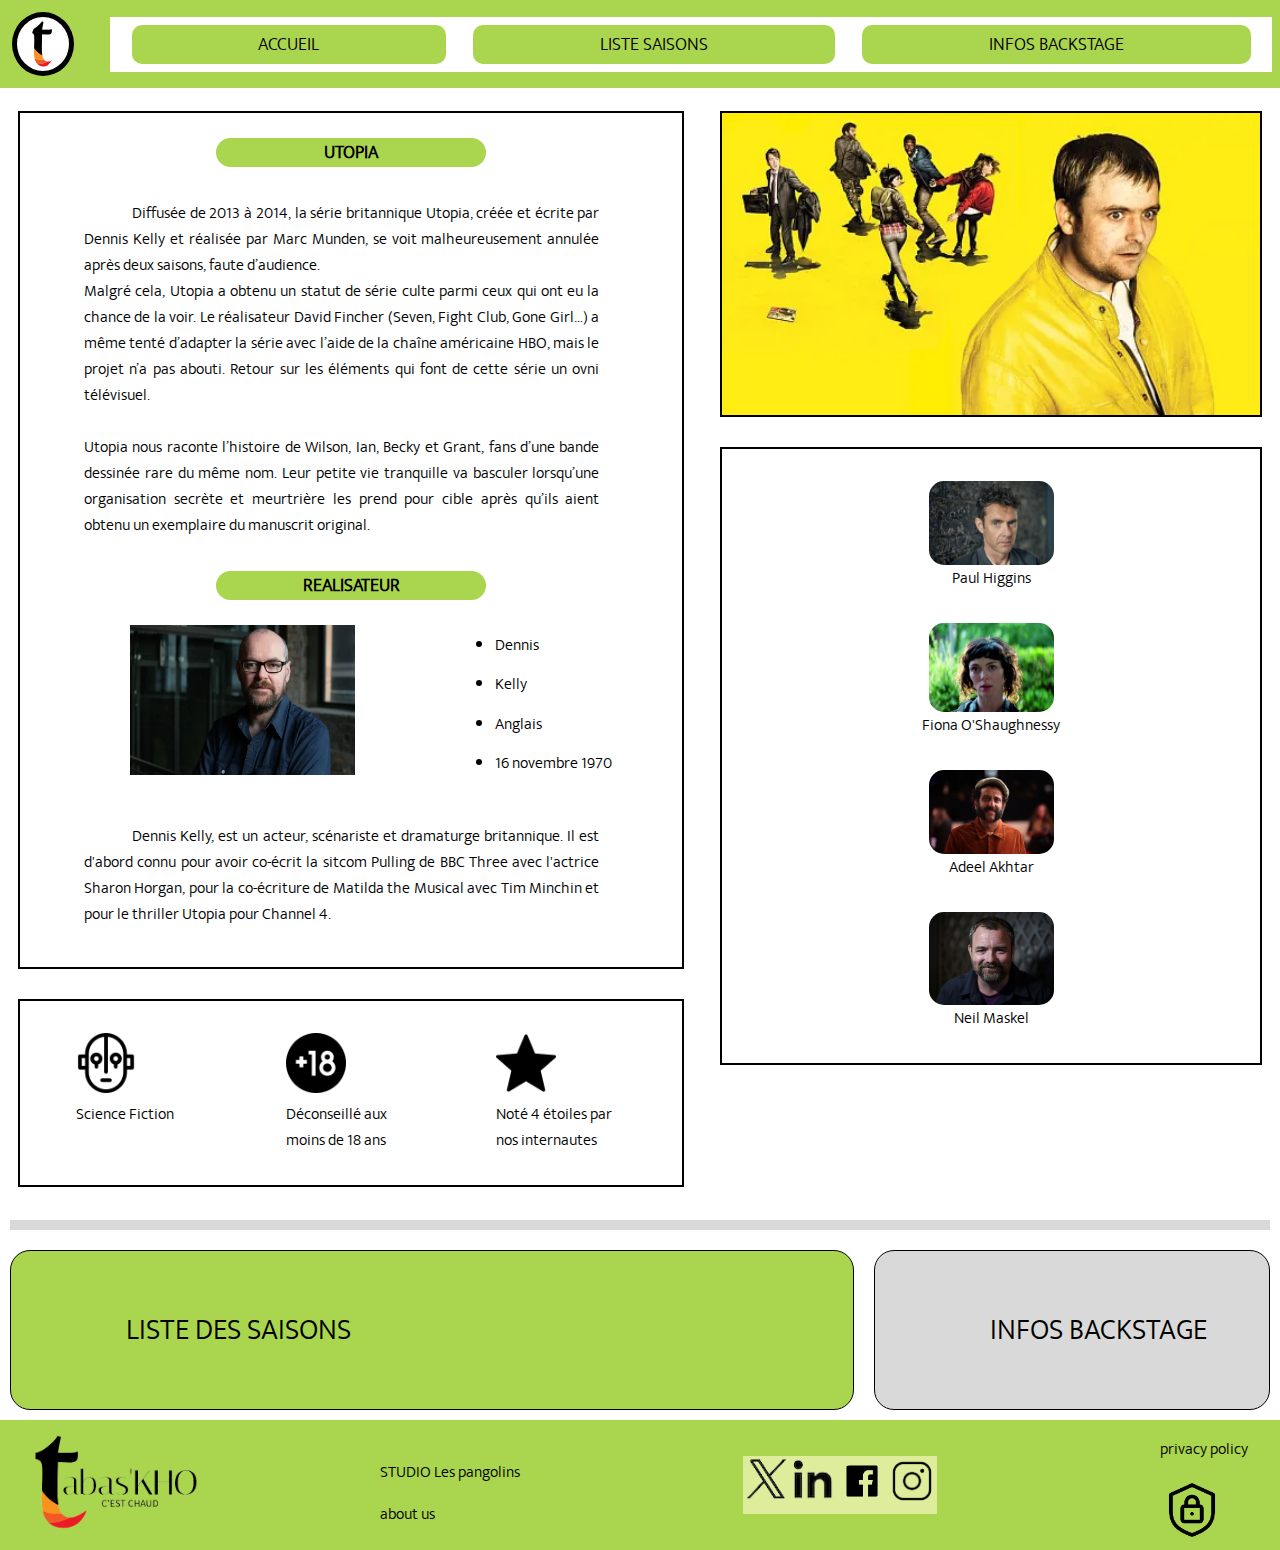
<file: PORTFOLIO BUT INFO 1/Compétence 5 Conduire un projet/C22_site final/index.html>
<!DOCTYPE html>
<html xmlns="http://www.w3.org/1999/xhtml" xml:lang="fr" lang="fr">
	<head>
		<meta charset="utf-8" >
		<title>Tabas'KHO</title>
		<meta name="description" content="">
		<meta name="keywords" content="">
		<meta name="author" content="Brieuc, Gouret">
		<link rel="stylesheet" type="text/css" href="style.css">
	</head>
	<body>
        <header>
            <div class="hamburger-menu">
                    <input id="menu__toggle" type="checkbox" />
                    <label class="menu__btn" for="menu__toggle">
                      <span></span>
                    </label>
                    <ul class="menu__box">
                            <div class="green-square">
                                    <img src="Images/logo-grand.png" alt="Votre image" />
                            </div>
                            <li><a class="menu__item" href="index.html">ACCUEIL</a></li>
                            <li><a class="menu__item" href="saisons.html">DIFFERENTES SAISONS</a></li>
                            <li><a class="menu__item" href="page1nominoe.html">INFOS BACKSTAGE</a></li>
                            <li class="about-us">
                                    <button class="green-button">About Us</button>
                            </li>
                    </ul>
            </div>
            <img src="Images/logo_small.png" alt="logo">
            <nav>
                    <a href="index.html">ACCUEIL</a>
                    <a href="saisons.html">LISTE SAISONS</a>
                    <a href="page1nominoe.html">INFOS BACKSTAGE</a>
            </nav>
        </header>
		<main class="pageDeBrieuc" id="accueil">
            <div>
                <section class="premiereColonne">
                    <section class="sectionResume">
                        <article>
                            <h2>
                                UTOPIA
                            </h2>
                            <p>Diffusée de 2013 à 2014, la série britannique Utopia, créée et écrite par Dennis Kelly et réalisée par Marc Munden, se voit malheureusement annulée après deux saisons, faute d’audience. <br> Malgré cela, Utopia a obtenu un statut de série culte parmi ceux qui ont eu la chance de la voir. Le réalisateur David Fincher (Seven, Fight Club, Gone Girl…) a même tenté d’adapter la série avec l’aide de la chaîne américaine HBO, mais le projet n’a pas abouti. Retour sur les éléments qui font de cette série un ovni télévisuel. <br> <br>

                                Utopia nous raconte l’histoire de Wilson, Ian, Becky et Grant, fans d’une bande dessinée rare du même nom. Leur petite vie tranquille va basculer lorsqu’une organisation secrète et meurtrière les prend pour cible après qu’ils aient obtenu un exemplaire du manuscrit original.
                            </p>
                        </article>
                        <article>
                            <h2>
                                REALISATEUR
                            </h2>
                            <article>
                                <figure>
                                     <img src="Images/denniskelly.webp" width="225" height="150" alt="realisateur" >
                                </figure>
                                <ul>
                                    <li>Dennis</li>
                                    <li>Kelly</li>
                                    <li>Anglais</li>
                                    <li>16 novembre 1970</li>
                                </ul>
                            </article>
                            <p>Dennis Kelly, est un acteur, scénariste et dramaturge britannique. Il est d'abord connu pour avoir co-écrit la sitcom Pulling de BBC Three avec l'actrice Sharon Horgan, pour la co-écriture de Matilda the Musical avec Tim Minchin et pour le thriller Utopia pour Channel 4. </p>
                        </article>
                    </section>
                    <section class="sectionInfoSupp">
                            <figure>
                                <img src="Images/science-fiction.png" width="60" height="60">
                                <figcaption>
                                    Science Fiction
                                </figcaption>
                            </figure>
                            <figure>
                                <img src="Images/-18.png" width="60" height="60">
                                <figcaption>
                                    Déconseillé aux moins de 18 ans
                                </figcaption>
                            </figure>
                            <figure>
                                <img src="Images/star.png" width="60" height="60">
                                <figcaption>
                                    Noté 4 étoiles par nos internautes
                                </figcaption>
                            </figure>
                    </section>
                    <p class="bouton3"><a href="serie_detailee1.html">REGARDER UTOPIA</a></p>
                </section>
                <section class="deuxiemeColonne">
                    <article class="imageSerie">
                        <img  src="Images/utopia2.webp" alt="image de la serie">
                    </article>
                    <section class="sectionActeurs">
                            <figure>
                                <img src="Images/PaulHiggins.jpg" width="125" height="100">
                                <figcaption>Paul Higgins</figcaption>
                            </figure>
                            <figure>
                                <img src="Images/Fiona.png" width="125" height="100">
                                <figcaption>Fiona O'Shaughnessy</figcaption>
                            </figure>
                            <figure>
                                <img src="Images/AdeelAkhtar.webp" width="125" height="100">
                                <figcaption>Adeel Akhtar</figcaption>
                            </figure>
                            <figure>
                                <img src="Images/NeilMaskell.webp" width="125" height="100">
                                <figcaption>Neil Maskel</figcaption>
                            </figure>
                    </section>
                </section>
            </div>
            <hr>
            <aside>
                <p class="bouton1"><a href="saisons.html">LISTE DES SAISONS</a></p>
                <p  class="bouton2"><a href="page1nominoe.html">INFOS BACKSTAGE</a></p>
            </aside>
        </main>
		<footer>
            <img src="Images/logo-grand.png" alt="logo tabasco grand">
            <div>
                    <p>STUDIO Les pangolins</p>
                    <a href="https://www.youtube.com/watch?v=dQw4w9WgXcQ">about us</a>

            </div>
            
            <figure>
                <a href="https://twitter.com"><img src="Images/x.png" alt="logo x"></a>
                <a href="https://fr.linkedin.com"><img src="Images/in.png" alt="logo linkdin"></a>
                <a href="https://www.facebook.com"><img src="Images/face.png" alt="logo facebook"></a>
                <a href="https://www.google.com"><img src="Images/insta.png" alt="logo insta"></a>
            </figure>
            <div>
                    <p>privacy policy</p>
                    <img src="Images/index-removebg-preview.png" alt="logo privacy policy">
            </div>
    

    </footer>
    </body>
</html>
</file>
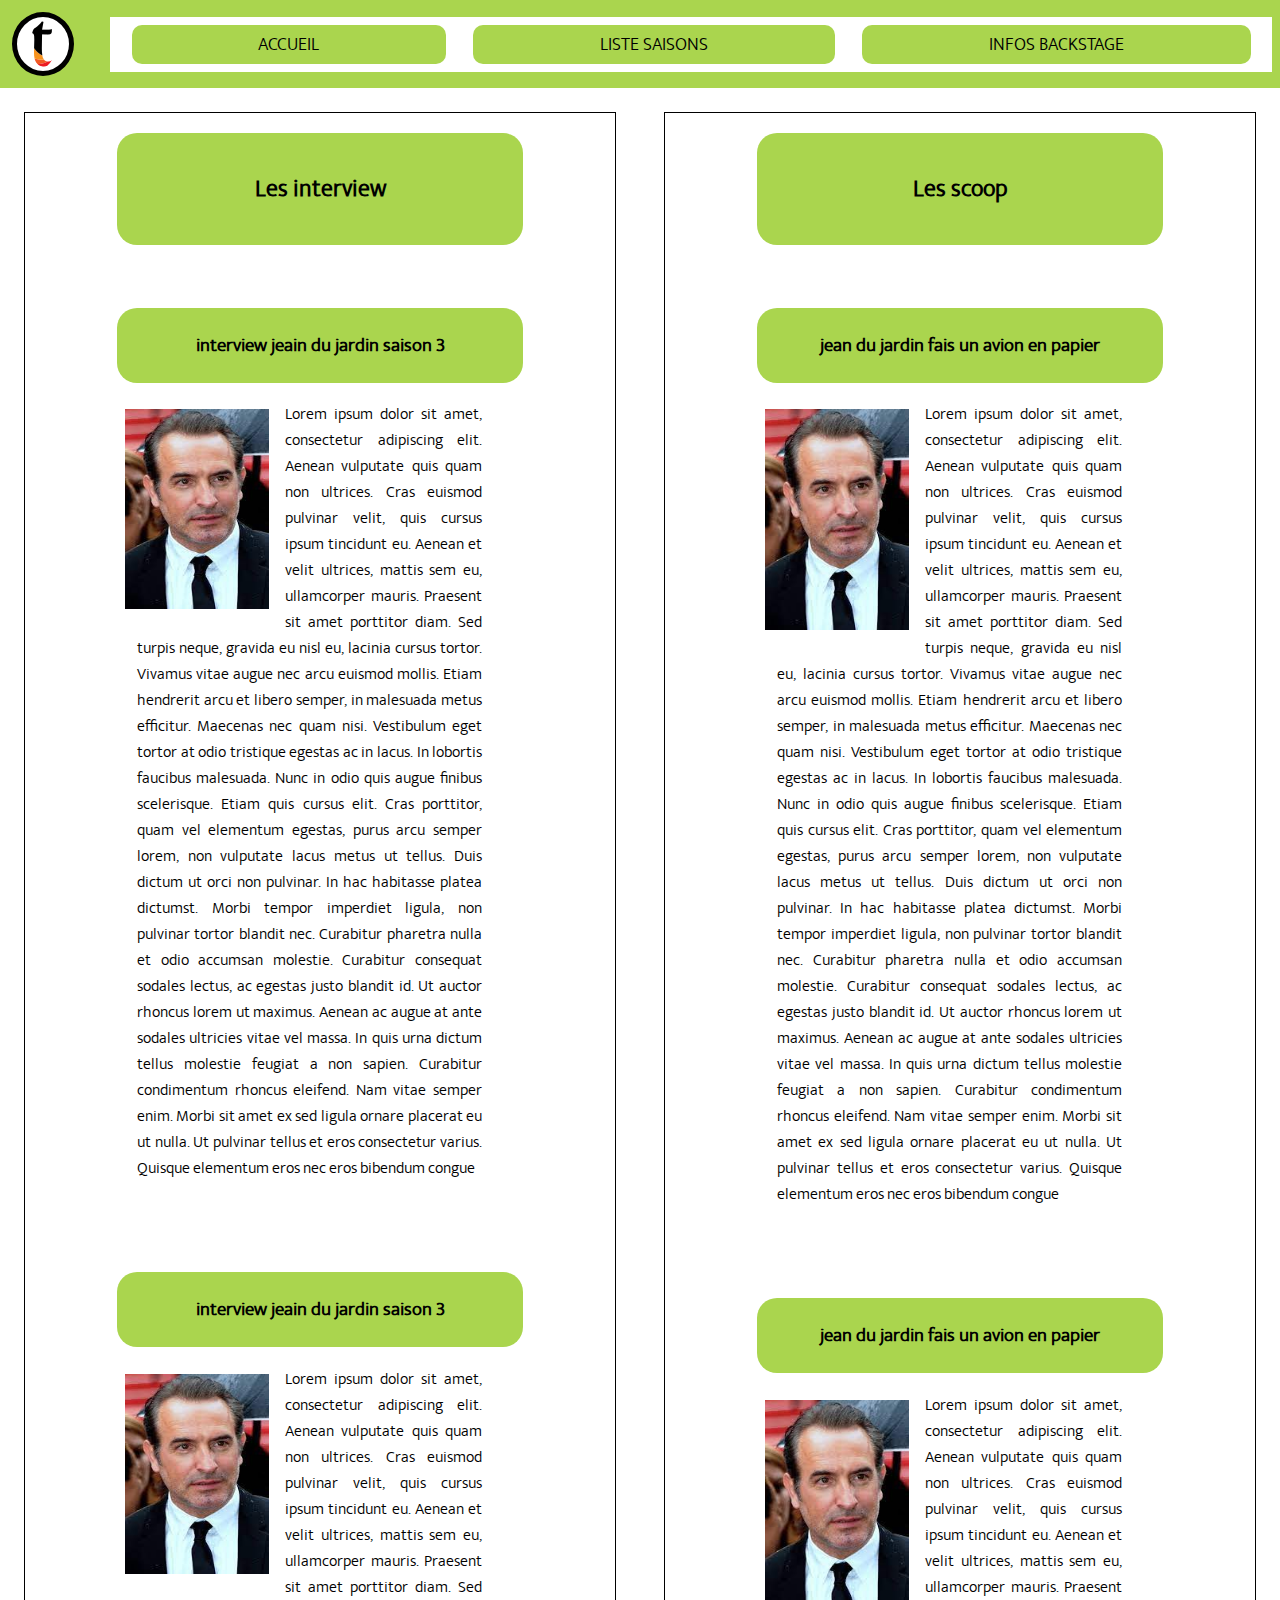
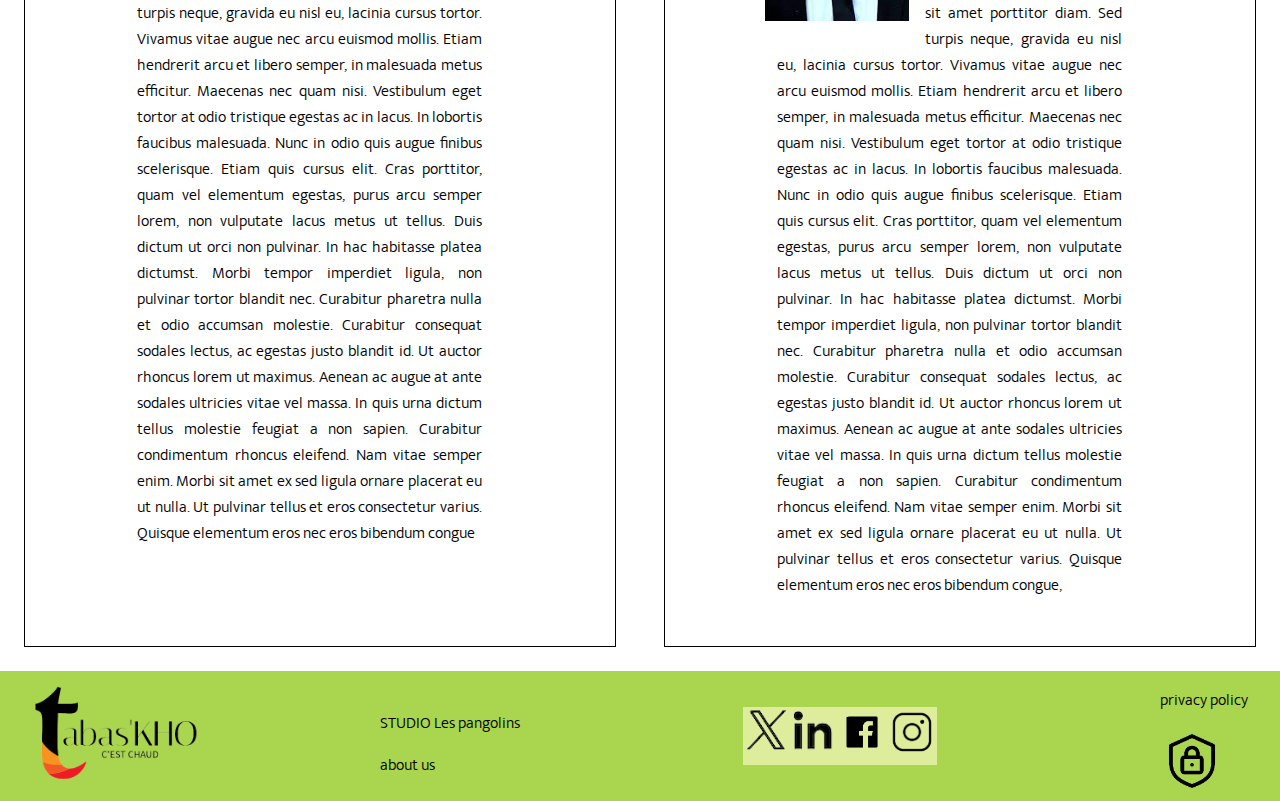
<file: PORTFOLIO BUT INFO 1/Compétence 5 Conduire un projet/C22_site final/page1nominoe.html>
<!DOCTYPE html>
<html xmlns="http://www.w3.org/1999/xhtml" xml:lang="fr" lang="fr">
  	<head>
                <meta charset="utf-8" />
                <title>info backstage</title>
                <link rel="stylesheet" href="style.css">
                <meta name="viewport" content="width=device-width, initial-scale=1.0">
	</head>
	<body>
        <header>
                <div class="hamburger-menu">
                        <input id="menu__toggle" type="checkbox" />
                        <label class="menu__btn" for="menu__toggle">
                          <span></span>
                        </label>
                        <ul class="menu__box">
                                <div class="green-square">
                                        <img src="Images/logo-grand.png" alt="Votre image" />
                                </div>
                                <li><a class="menu__item" href="index.html">ACCUEIL</a></li>
				<li><a class="menu__item" href="page1nominoe.html">LISTE SAISONS</a></li>
				<li><a class="menu__item" href="serie_detailee1.html">INFOS BACKSTAGE</a></li>
                                <li class="about-us">
                                        <button class="green-button">About Us</button>
                                </li>
                        </ul>
                </div>
                <img src="Images/logo_small.png" alt="logo">
                <nav>
                        <a href="index.html">ACCUEIL</a>
                        <a href="saisons.html">LISTE SAISONS</a>
                        <a href="page1nominoe.html">INFOS BACKSTAGE</a>
                </nav>
        </header>
        <main>
                <div class="page1nominoe">
                        <section>
                                <h2>Les interview</h2>
                                <article>
                                        
        
                                        <h3>interview jeain du jardin saison 3</h3>
                                        <img class="imagejdj" src="Images/jdj.jpeg" alt="photo de jdj">
                                        <p> Lorem ipsum dolor sit amet, consectetur adipiscing elit. Aenean vulputate quis quam non ultrices. Cras euismod pulvinar velit, quis cursus ipsum tincidunt eu. Aenean et velit ultrices, mattis sem eu, ullamcorper mauris. Praesent sit amet porttitor diam. Sed turpis neque, gravida eu nisl eu, lacinia cursus tortor. Vivamus vitae augue nec arcu euismod mollis. Etiam hendrerit arcu et libero semper, in malesuada metus efficitur. Maecenas nec quam nisi. Vestibulum eget tortor at odio tristique egestas ac in lacus. In lobortis faucibus malesuada. Nunc in odio quis augue finibus scelerisque.

                                                Etiam quis cursus elit. Cras porttitor, quam vel elementum egestas, purus arcu semper lorem, non vulputate lacus metus ut tellus. Duis dictum ut orci non pulvinar. In hac habitasse platea dictumst. Morbi tempor imperdiet ligula, non pulvinar tortor blandit nec. Curabitur pharetra nulla et odio accumsan molestie. Curabitur consequat sodales lectus, ac egestas justo blandit id. Ut auctor rhoncus lorem ut maximus. Aenean ac augue at ante sodales ultricies vitae vel massa. In quis urna dictum tellus molestie feugiat a non sapien. Curabitur condimentum rhoncus eleifend. Nam vitae semper enim. Morbi sit amet ex sed ligula ornare placerat eu ut nulla. Ut pulvinar tellus et eros consectetur varius. Quisque elementum eros nec eros bibendum congue</p>
                                                                    
                               </article>
                                <article>
                                        <h3>interview jeain du jardin saison 3</h3>
                                        <img class="imagejdj" src="Images/jdj.jpeg" alt="photo de jdj">
                                        
                                        <p> Lorem ipsum dolor sit amet, consectetur adipiscing elit. Aenean vulputate quis quam non ultrices. Cras euismod pulvinar velit, quis cursus ipsum tincidunt eu. Aenean et velit ultrices, mattis sem eu, ullamcorper mauris. Praesent sit amet porttitor diam. Sed turpis neque, gravida eu nisl eu, lacinia cursus tortor. Vivamus vitae augue nec arcu euismod mollis. Etiam hendrerit arcu et libero semper, in malesuada metus efficitur. Maecenas nec quam nisi. Vestibulum eget tortor at odio tristique egestas ac in lacus. In lobortis faucibus malesuada. Nunc in odio quis augue finibus scelerisque.

                                                Etiam quis cursus elit. Cras porttitor, quam vel elementum egestas, purus arcu semper lorem, non vulputate lacus metus ut tellus. Duis dictum ut orci non pulvinar. In hac habitasse platea dictumst. Morbi tempor imperdiet ligula, non pulvinar tortor blandit nec. Curabitur pharetra nulla et odio accumsan molestie. Curabitur consequat sodales lectus, ac egestas justo blandit id. Ut auctor rhoncus lorem ut maximus. Aenean ac augue at ante sodales ultricies vitae vel massa. In quis urna dictum tellus molestie feugiat a non sapien. Curabitur condimentum rhoncus eleifend. Nam vitae semper enim. Morbi sit amet ex sed ligula ornare placerat eu ut nulla. Ut pulvinar tellus et eros consectetur varius. Quisque elementum eros nec eros bibendum congue</p>
                                </article>
                        </section>

                        <section>
                                <h2>Les scoop</h2>
                                <article>

                                        <h3><a href="page2nominoe.html">jean du jardin fais un avion en papier</a></h3>
                                        <img src="Images/jdj.jpeg" alt="photo de jdj">
                                        
                                        <p><a href="page2nomi.html"> Lorem ipsum dolor sit amet, consectetur adipiscing elit. Aenean vulputate quis quam non ultrices. Cras euismod pulvinar velit, quis cursus ipsum tincidunt eu. Aenean et velit ultrices, mattis sem eu, ullamcorper mauris. Praesent sit amet porttitor diam. Sed turpis neque, gravida eu nisl eu, lacinia cursus tortor. Vivamus vitae augue nec arcu euismod mollis. Etiam hendrerit arcu et libero semper, in malesuada metus efficitur. Maecenas nec quam nisi. Vestibulum eget tortor at odio tristique egestas ac in lacus. In lobortis faucibus malesuada. Nunc in odio quis augue finibus scelerisque.

                                                Etiam quis cursus elit. Cras porttitor, quam vel elementum egestas, purus arcu semper lorem, non vulputate lacus metus ut tellus. Duis dictum ut orci non pulvinar. In hac habitasse platea dictumst. Morbi tempor imperdiet ligula, non pulvinar tortor blandit nec. Curabitur pharetra nulla et odio accumsan molestie. Curabitur consequat sodales lectus, ac egestas justo blandit id. Ut auctor rhoncus lorem ut maximus. Aenean ac augue at ante sodales ultricies vitae vel massa. In quis urna dictum tellus molestie feugiat a non sapien. Curabitur condimentum rhoncus eleifend. Nam vitae semper enim. Morbi sit amet ex sed ligula ornare placerat eu ut nulla. Ut pulvinar tellus et eros consectetur varius. Quisque elementum eros nec eros bibendum congue</a></p>
                                        
                                </article>
                                <article>




                                        <h3>jean du jardin fais un avion en papier</h3>
                                        <img src="Images/jdj.jpeg" alt="photo de jdj">
                                        
                                        <p> Lorem ipsum dolor sit amet, consectetur adipiscing elit. Aenean vulputate quis quam non ultrices. Cras euismod pulvinar velit, quis cursus ipsum tincidunt eu. Aenean et velit ultrices, mattis sem eu, ullamcorper mauris. Praesent sit amet porttitor diam. Sed turpis neque, gravida eu nisl eu, lacinia cursus tortor. Vivamus vitae augue nec arcu euismod mollis. Etiam hendrerit arcu et libero semper, in malesuada metus efficitur. Maecenas nec quam nisi. Vestibulum eget tortor at odio tristique egestas ac in lacus. In lobortis faucibus malesuada. Nunc in odio quis augue finibus scelerisque.

                                                Etiam quis cursus elit. Cras porttitor, quam vel elementum egestas, purus arcu semper lorem, non vulputate lacus metus ut tellus. Duis dictum ut orci non pulvinar. In hac habitasse platea dictumst. Morbi tempor imperdiet ligula, non pulvinar tortor blandit nec. Curabitur pharetra nulla et odio accumsan molestie. Curabitur consequat sodales lectus, ac egestas justo blandit id. Ut auctor rhoncus lorem ut maximus. Aenean ac augue at ante sodales ultricies vitae vel massa. In quis urna dictum tellus molestie feugiat a non sapien. Curabitur condimentum rhoncus eleifend. Nam vitae semper enim. Morbi sit amet ex sed ligula ornare placerat eu ut nulla. Ut pulvinar tellus et eros consectetur varius. Quisque elementum eros nec eros bibendum congue,</p>
                                </article>
                        </section>
                </div>
                



        
        </main>
        <footer>
                <img src="Images/logo-grand.png" alt="logo tabasco grand">
                <div>
                        <p>STUDIO Les pangolins</p>
                        <a href="https://www.youtube.com/watch?v=dQw4w9WgXcQ">about us</a>

                </div>
                
                <figure>
                        <a href="https://twitter.com"><img src="Images/x.png" alt="logo x"></a>
                        <a href="https://fr.linkedin.com"><img src="Images/in.png" alt="logo linkdin"></a>
                        <a href="https://www.facebook.com"><img src="Images/face.png" alt="logo facebook"></a>
                        <a href="https://www.google.com"><img src="Images/insta.png" alt="logo insta"></a>
                </figure>
                <div>
                        <p>privacy policy</p>
                        <img src="Images/index-removebg-preview.png" alt="logo privacy policy">
                </div>
                
                


        

        </footer>
		
	</body>
</html>
</file>
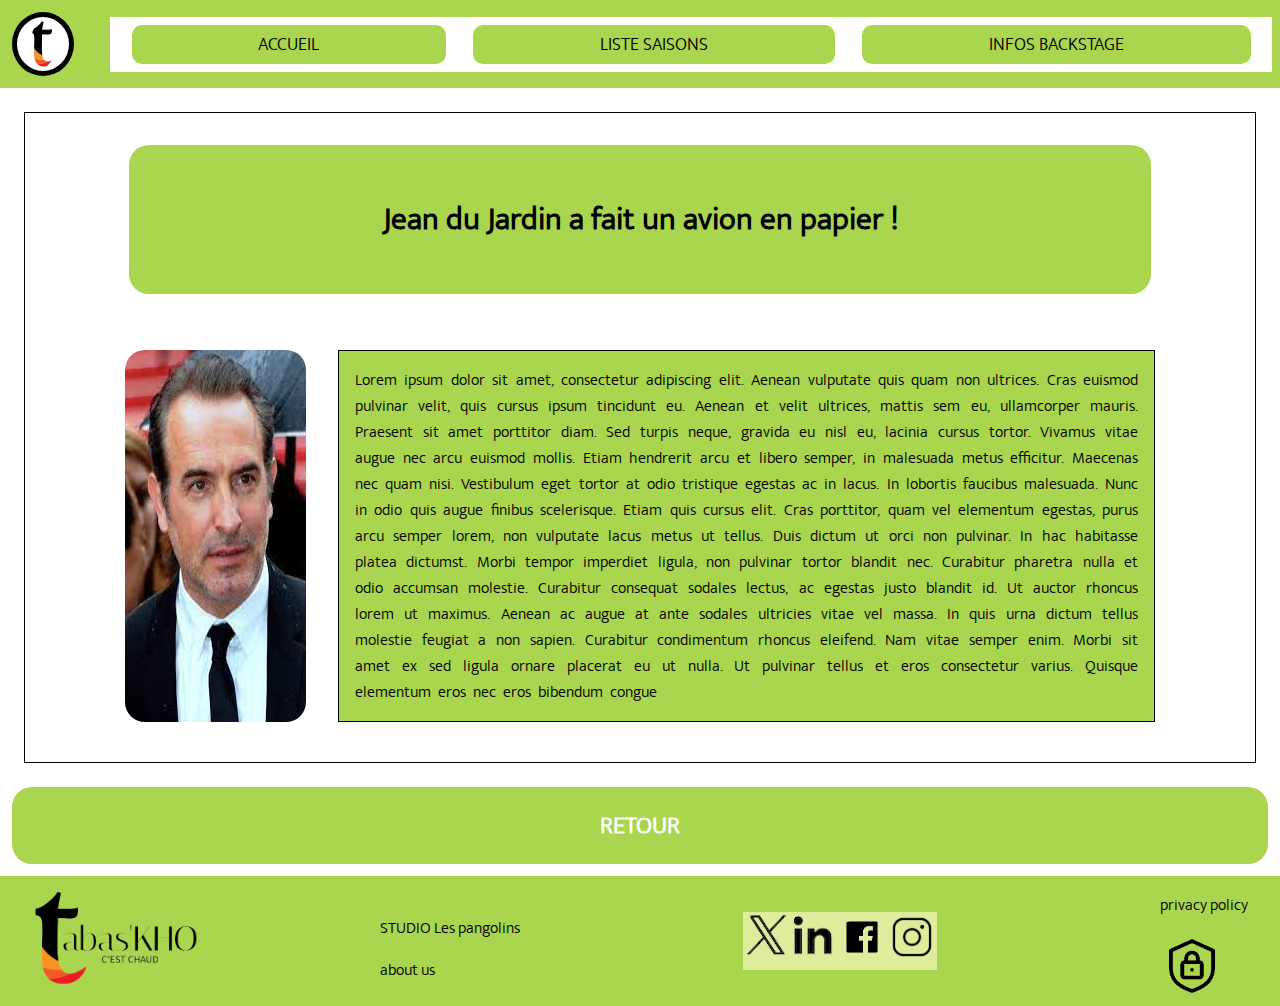
<file: PORTFOLIO BUT INFO 1/Compétence 5 Conduire un projet/C22_site final/page2nominoe.html>
<!DOCTYPE html>
<html xmlns="http://www.w3.org/1999/xhtml" xml:lang="fr" lang="fr">
  	<head>
                <meta charset="utf-8" />
                <title>info backstage</title>
                <link rel="stylesheet" href="style.css">
	</head>
	<body>
        <header>
                <div class="hamburger-menu">
                        <input id="menu__toggle" type="checkbox" />
                        <label class="menu__btn" for="menu__toggle">
                          <span></span>
                        </label>
                        <ul class="menu__box">
                                <div class="green-square">
                                        <img src="Images/logo-grand.png" alt="Votre image" />
                                </div>
                                <li><a class="menu__item" href="index.html">ACCUEIL</a></li>
				<li><a class="menu__item" href="page1nominoe.html">LISTE SAISONS</a></li>
				<li><a class="menu__item" href="serie_detailee1.html">INFOS BACKSTAGE</a></li>
                                <li class="about-us">
                                        <button class="green-button">About Us</button>
                                </li>
                        </ul>
                </div>
                <img src="Images/logo_small.png" alt="logo">
                <nav>
                        <a href="index.html">ACCUEIL</a>
                        <a href="saisons.html">LISTE SAISONS</a>
                        <a href="page1nominoe.html">INFOS BACKSTAGE</a>
                </nav>
        </header>
        <main>
                <div class="page2nominoe">
                        <section>
                                <h1>Jean du Jardin a fait un avion en papier !</h1>
                                <article>
                                        <img src="Images/jdj.jpeg" alt="photo de jean du jardin">
                                        <p> Lorem ipsum dolor sit amet, consectetur adipiscing elit. Aenean vulputate quis quam non ultrices. Cras euismod pulvinar velit, quis cursus ipsum tincidunt eu. Aenean et velit ultrices, mattis sem eu, ullamcorper mauris. Praesent sit amet porttitor diam. Sed turpis neque, gravida eu nisl eu, lacinia cursus tortor. Vivamus vitae augue nec arcu euismod mollis. Etiam hendrerit arcu et libero semper, in malesuada metus efficitur. Maecenas nec quam nisi. Vestibulum eget tortor at odio tristique egestas ac in lacus. In lobortis faucibus malesuada. Nunc in odio quis augue finibus scelerisque.

                                                
                                                Etiam quis cursus elit. Cras porttitor, quam vel elementum egestas, purus arcu semper lorem, non vulputate lacus metus ut tellus. Duis dictum ut orci non pulvinar. In hac habitasse platea dictumst. Morbi tempor imperdiet ligula, non pulvinar tortor blandit nec. Curabitur pharetra nulla et odio accumsan molestie. Curabitur consequat sodales lectus, ac egestas justo blandit id. Ut auctor rhoncus lorem ut maximus. Aenean ac augue at ante sodales ultricies vitae vel massa. In quis urna dictum tellus molestie feugiat a non sapien. Curabitur condimentum rhoncus eleifend. Nam vitae semper enim. Morbi sit amet ex sed ligula ornare placerat eu ut nulla. Ut pulvinar tellus et eros consectetur varius. Quisque elementum eros nec eros bibendum congue</p>

                                </article>
                        </section>
                        <a href="page1nominoe.html"><h2>RETOUR</h2></a>
                </div>
        </main>
        
        <footer>
                <img src="Images/logo-grand.png" alt="logo tabasco grand">
                <div>
                        <p>STUDIO Les pangolins</p>
                        <a href="https://www.youtube.com/watch?v=dQw4w9WgXcQ">about us</a>

                </div>
                
                <figure>
                        <a href="https://twitter.com"><img src="Images/x.png" alt="logo x"></a>
                        <a href="https://fr.linkedin.com"><img src="Images/in.png" alt="logo linkdin"></a>
                        <a href="https://www.facebook.com"><img src="Images/face.png" alt="logo facebook"></a>
                        <a href="https://www.google.com"><img src="Images/insta.png" alt="logo insta"></a>
                </figure>
                <div>
                        <p>privacy policy</p>
                        <img src="Images/index-removebg-preview.png" alt="logo privacy policy">
                </div>
        </footer>
		
	</body>
</html>
</file>
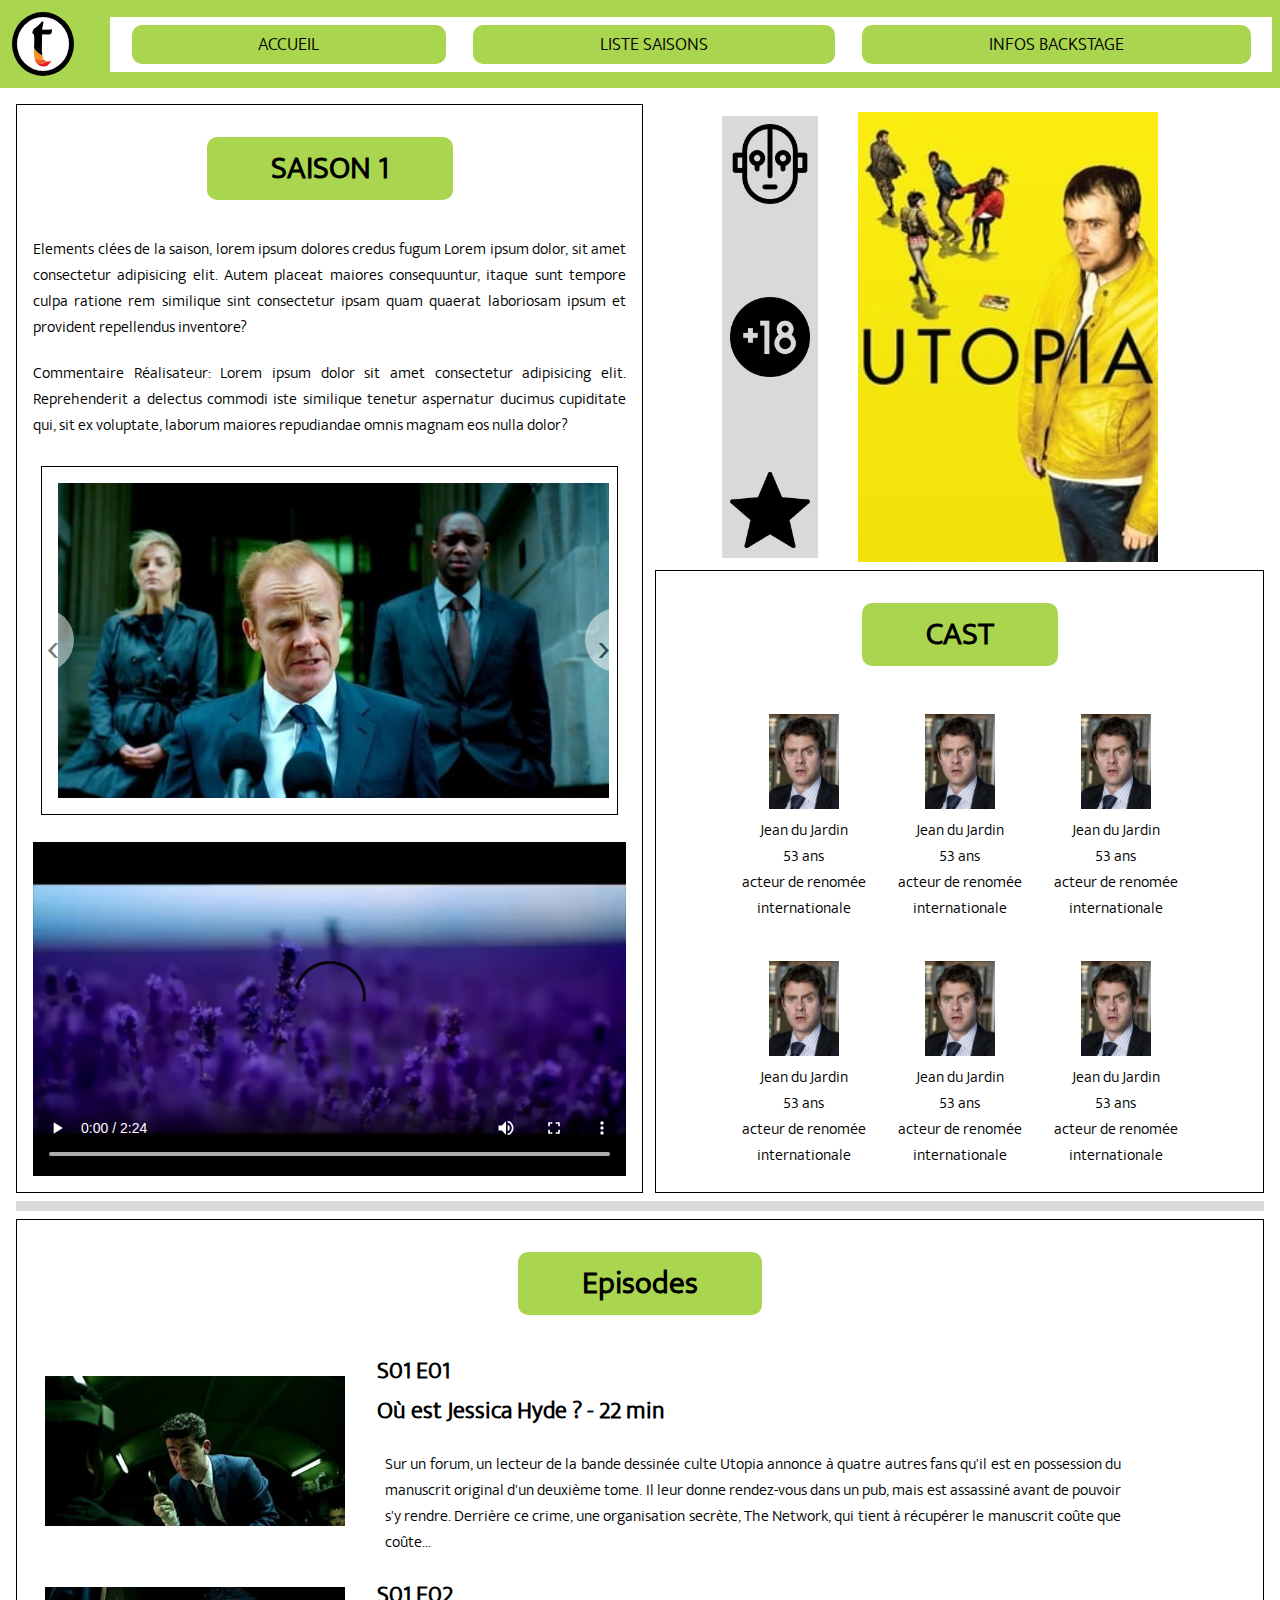
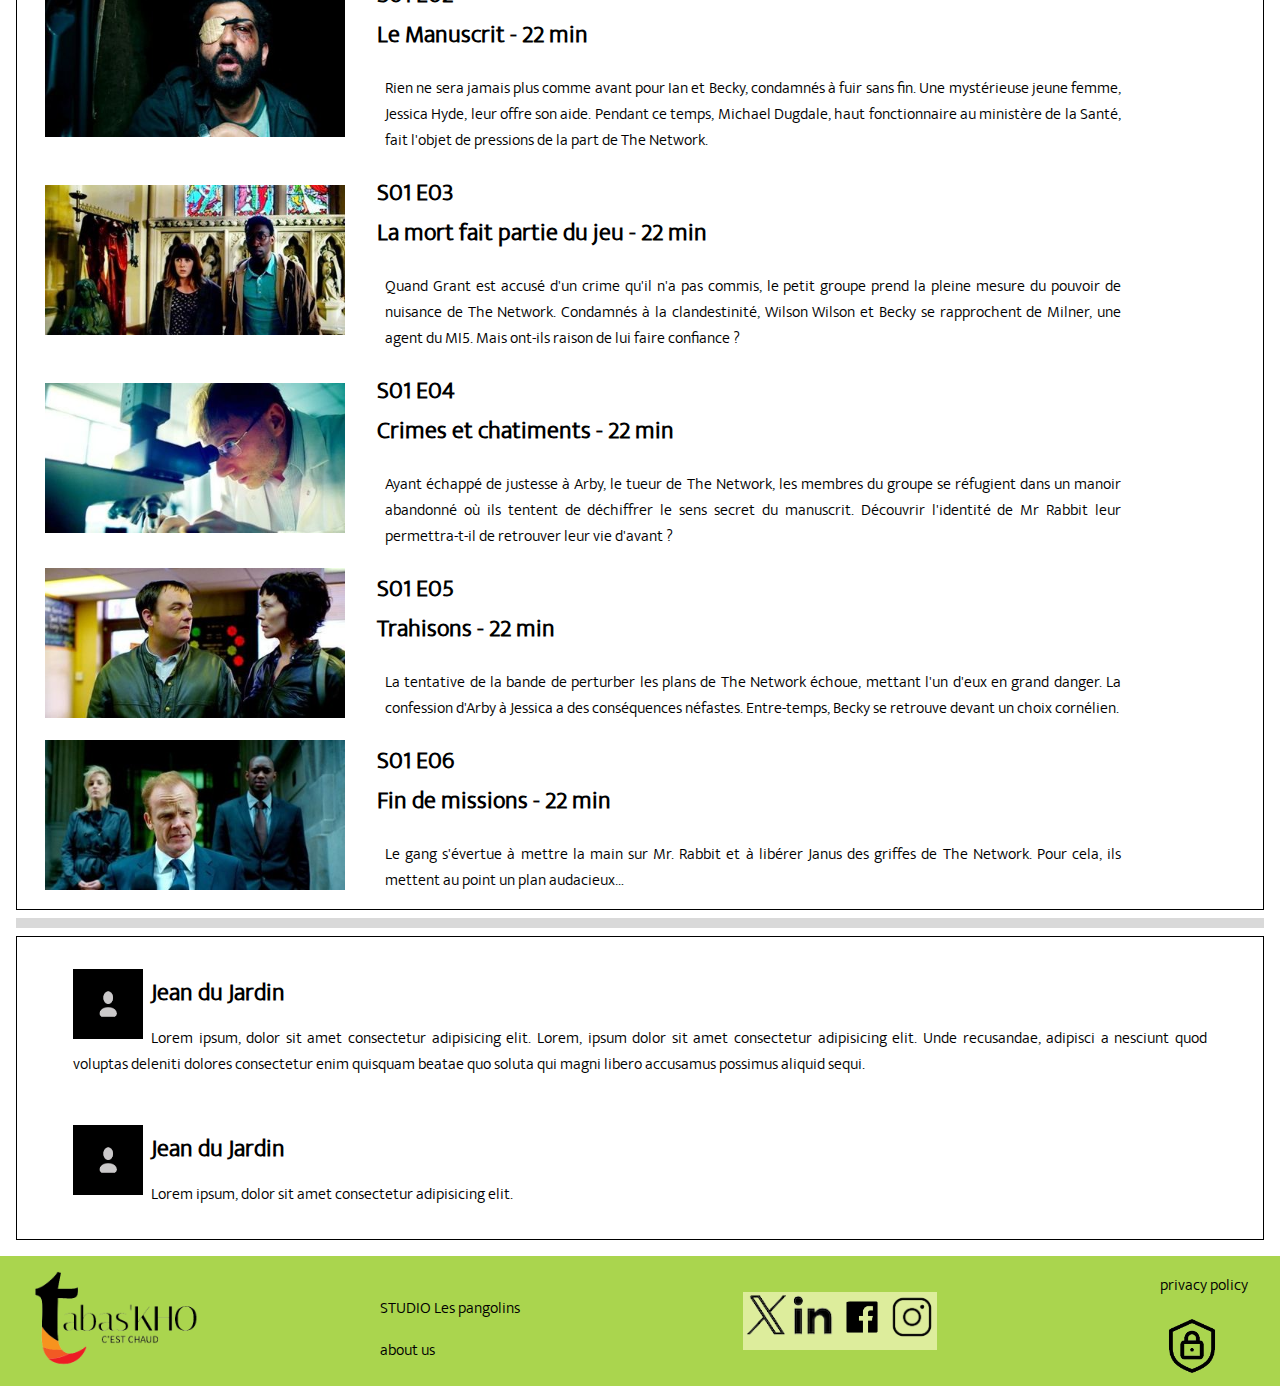
<file: PORTFOLIO BUT INFO 1/Compétence 5 Conduire un projet/C22_site final/serie_detailee1.html>
<!DOCTYPE html>
<html xmlns="http://www.w3.org/1999/xhtml" xml:lang="fr" lang="fr">

    <head>
        <meta charset="utf-8" />
        <link rel="stylesheet" href="style.css">
        <title>Détail Saison 1</title>
        <meta name="author" content="Paolo Toé">
        <meta name="description" content="Détail de la saison 1 de la série Utopia de 2014">
        <meta name="keywords" content="Utopia, série, Royaume-Uni, saison 1" lang="fr">
        <meta name="keywords" content="Utopia, series, UK, dystopia, conspiracy, season 1" lang="en">
        
        <script>
            document.addEventListener("DOMContentLoaded", () => {
            const slidesContainer = document.getElementById("slides-container");
            const slide = document.querySelector(".slide");
            const nextButton = document.getElementById("slide-arrow-next");
            const prevButton = document.getElementById("slide-arrow-prev");

            nextButton.addEventListener("click", () => {
                const slideWidth = slide.clientWidth;
                slidesContainer.scrollLeft += slideWidth;
            });

            prevButton.addEventListener("click", () => {
                const slideWidth = slide.clientWidth;
                slidesContainer.scrollLeft -= slideWidth;
            });
});



        </script>
    </head>
    <body>
        <header>
            <div class="hamburger-menu">
				<input id="menu__toggle" type="checkbox" />
				<label class="menu__btn" for="menu__toggle">
				  <span></span>
				</label>
				<ul class="menu__box">
					<div class="green-square">
						<img src="Images/logo-grand.png" alt="Votre image" />
					</div>
					<li><a class="menu__item" href="index.html">ACCUEIL</a></li>
					<li><a class="menu__item" href="saisons.html">LISTE SAISONS</a></li>
					<li><a class="menu__item" href="page1nominoe.html">INFOS BACKSTAGE</a></li>
					<li class="about-us">
						<button class="green-button">About Us</button>
					</li>
				</ul>
			</div>
            <img src="Images/logo_small.png" alt="logo" >
            <nav>
                <a href="index.html">ACCUEIL</a>
                <a href="saisons.html">LISTE SAISONS</a>
                <a href="page1nominoe.html">INFOS BACKSTAGE</a>
            </nav>
        </header>
        
        <main id="serie_det">
            <div>
                <section>
                    <h1>SAISON 1</h1>
                    <p>Elements clées de la saison, lorem ipsum dolores credus fugum Lorem ipsum dolor, sit amet consectetur adipisicing elit. Autem placeat maiores consequuntur, itaque sunt tempore culpa ratione rem similique sint consectetur ipsam quam quaerat laboriosam ipsum et provident repellendus inventore?</p>
                    <p>Commentaire Réalisateur: Lorem ipsum dolor sit amet consectetur adipisicing elit. Reprehenderit a delectus commodi iste similique tenetur aspernatur ducimus cupiditate qui, sit ex voluptate, laborum maiores repudiandae omnis magnam eos nulla dolor?</p>
                    
                    <section class="slider-wrapper">
                        

                        <ul class="slides-container" id="slides-container">
                            <li class="slide"> <img src="Images/season1/carousel/img1.jpg" alt=""> </li>
                            <li class="slide"> <img src="Images/season1/carousel/img2.jpg" alt=""> </li>
                            <li class="slide"> <img src="Images/season1/carousel/img3.jpg" alt=""> </li>
                            <li class="slide"> <img src="Images/season1/carousel/img4.jpg" alt=""> </li>
                            <li class="slide"> <img src="Images/season1/carousel/img5.jpg" alt=""> </li>
                            <li class="slide"> <img src="Images/season1/carousel/img6.jpg" alt=""> </li>
                        </ul> 
                        <button class="slide-arrow" id="slide-arrow-prev">
                        &#8249;
                        </button>
                          
                        <button class="slide-arrow" id="slide-arrow-next">
                        &#8250;
                        </button>
                    </section> 
                    
                    <figure><video src="videos/UTOPIA-TRAILER-S01.mp4" controls="controls" preload="auto" poster="videos/UTOPIA-TRAILER-S01-Thumbnail.png"></video></figure>
                </section>

                <article>
                    <article>
                        <div>
                            <img src="Images/science-fiction.png" alt="science fiction">
                            <img src="Images/-18.png" alt="-18">
                            <img src="Images/star.png" alt="note">
                        </div>
                        <figure>
                            <img src="Images/season1/poster.jpg" alt="Poster">
                        </figure>
                    </article>
                    <section>
                        <h1>CAST</h1>
                        <article>
                            <figure>
                                <img src="Images/season1/actors/Paul_Higgins.webp" alt="Acteur">
                                <figcaption>Jean du Jardin<br> 53 ans<br> acteur de renomée<br> internationale</figcaption>
                            </figure>
                            <figure>
                                <img src="Images/season1/actors/Paul_Higgins.webp" alt="Acteur">
                                <figcaption>Jean du Jardin<br> 53 ans<br> acteur de renomée<br> internationale</figcaption>
                            </figure>
                            <figure>
                                <img src="Images/season1/actors/Paul_Higgins.webp" alt="Acteur">
                                <figcaption>Jean du Jardin<br> 53 ans<br> acteur de renomée<br> internationale</figcaption>
                            </figure>
                            
                            <figure>
                                <img src="Images/season1/actors/Paul_Higgins.webp" alt="Acteur">
                                <figcaption>Jean du Jardin<br> 53 ans<br> acteur de renomée<br> internationale</figcaption>
                            </figure>
                            <figure>
                                <img src="Images/season1/actors/Paul_Higgins.webp" alt="Acteur">
                                <figcaption>Jean du Jardin<br> 53 ans<br> acteur de renomée<br> internationale</figcaption>
                            </figure>
                            <figure>
                                <img src="Images/season2/actors/Paul_Higgins.webp" alt="Acteur">
                                <figcaption>Jean du Jardin<br> 53 ans<br> acteur de renomée<br> internationale</figcaption>
                            </figure>
                        </article>
                    </section>
                </article>
            </div>
            <hr>
            <section>
                <h1>Episodes</h1>
                
                <article>
                    <img src="Images/season1/episodes/S01E01.jpg" alt="Image Episode">
                    <article>
                        <h2>S01 E01 <br> Où est Jessica Hyde ? - 22 min</h2>
                        <p> Sur un forum, un lecteur de la bande dessinée culte Utopia annonce à quatre autres fans qu'il est en possession du manuscrit original d'un deuxième tome. Il leur donne rendez-vous dans un pub, mais est assassiné avant de pouvoir s'y rendre. Derrière ce crime, une organisation secrète, The Network, qui tient à récupérer le manuscrit coûte que coûte...</p>
                    </article>
                </article>
                
                <article>
                    <img src="Images/season1/episodes/S01E02.jpg" alt="Image Episode">
                    <article>
                        <h2>S01 E02 <br> Le Manuscrit - 22 min</h2>
                        <p>Rien ne sera jamais plus comme avant pour Ian et Becky, condamnés à fuir sans fin. Une mystérieuse jeune femme, Jessica Hyde, leur offre son aide. Pendant ce temps, Michael Dugdale, haut fonctionnaire au ministère de la Santé, fait l'objet de pressions de la part de The Network.</p>
                    </article>
                </article>

                <article>
                    <img src="Images/season1/episodes/S01E03.jpg" alt="Image Episode">
                    <article>
                        <h2>S01 E03 <br> La mort fait partie du jeu - 22 min</h2>
                        <p>Quand Grant est accusé d'un crime qu'il n'a pas commis, le petit groupe prend la pleine mesure du pouvoir de nuisance de The Network. Condamnés à la clandestinité, Wilson Wilson et Becky se rapprochent de Milner, une agent du MI5. Mais ont-ils raison de lui faire confiance ?</p>
                    </article>
                </article>

                <article>
                    <img src="Images/season1/episodes/S01E04.jpg" alt="Image Episode">
                    <article>
                        <h2>S01 E04 <br> Crimes et chatiments - 22 min</h2>
                        <p>Ayant échappé de justesse à Arby, le tueur de The Network, les membres du groupe se réfugient dans un manoir abandonné où ils tentent de déchiffrer le sens secret du manuscrit. Découvrir l'identité de Mr Rabbit leur permettra-t-il de retrouver leur vie d'avant ?</p>
                    </article>
                </article>

                <article>
                    <img src="Images/season1/episodes/S01E05.jpg" alt="Image Episode">
                    <article>
                        <h2>S01 E05 <br> Trahisons - 22 min</h2>
                        <p>La tentative de la bande de perturber les plans de The Network échoue, mettant l'un d'eux en grand danger. La confession d'Arby à Jessica a des conséquences néfastes. Entre-temps, Becky se retrouve devant un choix cornélien.</p>
                    </article>
                </article>

                <article>
                    <img src="Images/season1/episodes/S01E06.jpg" alt="Image Episode">
                    <article>
                        <h2>S01 E06 <br> Fin de missions - 22 min</h2>
                        <p>Le gang s'évertue à mettre la main sur Mr. Rabbit et à libérer Janus des griffes de The Network. Pour cela, ils mettent au point un plan audacieux…</p>
                    </article>
                </article>
            </section>
            <hr>
            <section>
                <figure>
                    <img src="Images/utlisateur.png" alt="Utilisateur">
                    <h2>Jean du Jardin</h2>
                    <p>Lorem ipsum, dolor sit amet consectetur adipisicing elit. Lorem, ipsum dolor sit amet consectetur adipisicing elit. Unde recusandae, adipisci a nesciunt quod voluptas deleniti dolores consectetur enim quisquam beatae quo soluta qui magni libero accusamus possimus aliquid sequi.</p>
                </figure>
                <figure>
                    <img src="Images/utlisateur.png" alt="Utilisateur">
                    <h2>Jean du Jardin</h2>
                    <p>Lorem ipsum, dolor sit amet consectetur adipisicing elit.</p>
                </figure>
            </section>
        </main>

        <footer>
            <img src="Images/logo-grand.png" alt="logo tabasco grand ">
            <div>
                    <p>STUDIO Les pangolins</p>
                    <a href="https://www.youtube.com/watch?v=dQw4w9WgXcQ">about us</a>

            </div>
            
            <figure>
                <a href="https://twitter.com"><img src="Images/x.png" alt="logo x"></a>
                <a href="https://fr.linkedin.com"><img src="Images/in.png" alt="logo linkdin"></a>
                <a href="https://www.facebook.com"><img src="Images/face.png" alt="logo facebook"></a>
                <a href="https://www.google.com"><img src="Images/insta.png" alt="logo insta"></a>
            </figure>
            <div>
                    <p>privacy policy</p>
                    <img src="Images/index-removebg-preview.png" alt="logo privacy policy">
            </div>
    </footer>
    </body>
</html>
</file>
<file: PORTFOLIO BUT INFO 1/Compétence 5 Conduire un projet/C22_site final/style.css>
footer{
    background-color: #aad54e;
}
footer>img{
    height: 100px;
}
footer>figure>a>img{
    height: 50px;
}
footer>figure{
    background-color: #dded9c;
}
footer>div>img{
    height: 4em;
}
/* flex */
footer{
    display: flex;
    justify-content: space-between; 
    align-items: center ;
    padding-left: 2em;
    padding-right: 2em;
    
}
footer>figure{
    display: flex;
    flex-wrap: wrap;    
    align-items: center;
}
/*************************************************************************************************/
/*CSS HEADER*/

header{
    position: sticky;
    top: 0;
    background-color: #AAD54E;
    padding: 0.5em;
    z-index: 1;
}

header > img {
    background-color: white;
    border-width: 5px;
    border-color: black;
    border-radius: 50%;
    border-style: solid;
    float: left;
    padding: 0.25em 0.85em ;
    margin: 0.25em;
}

header > nav
{
    background-color: white;
    padding: 0.5em;
}

header > nav
{
    background-color: white;
    margin-left: 2em;
}

header > nav > a, header > nav > a:visited{
    background-color: #AAD54E;
    text-decoration: none;
    color: black;
    font-size: large;
    padding: 5px 2em;
    margin: 0 0.75em;
    border-radius: 10px;
    text-align: center;
}

header > nav > a:hover{
    color: white;
}

/*FLEX HEADER*/

header{
    display: flex;
    align-items: center;
}

header > nav
{
    display: flex;
    flex-grow: 1;
    justify-content: center;
}

header > nav > a, header > nav > a:hover, header > nav > a:visited
{
    display: flex;
    flex-grow: 1;
    justify-content: center;
}

/**************************************COMMUN**********************************************/
@font-face {
    font-family: 'muktalight';
    src: url('font/mukta-light-webfont.woff2') format('woff2'),
         url('font/mukta-light-webfont.woff') format('woff');
    font-weight: normal;
    font-style: normal;
}

* {
    font-family: 'muktalight';
}

body{
    margin: 0;
}

main h1 
{
    color: black;
    background-color: #AAD54E;
    border-radius: 10px;
    padding: 5px 2em;
    margin: 0.75em;
    text-align: center;
    width: auto;
    align-self: center;
}

main h2, main p, main img{
    margin: 0.5em;
}

main p{
    text-align: justify;
}

main section{
    border-color: black;
    border-style: solid;
    border-width: 1px;
    padding: 0.5em;
}

main article{
    padding: 0 0.75em;
}

hr {
    size: 10px;
    color: #D9D9D9;
    border-width: 5px;
    border-style: solid;
}

/*CSS Brieuc*/

.pageDeBrieuc div {
    display: flex;
    flex-direction: row;
}
.premiereColonne {
    display: flex;
    flex-direction: column;
    width: 55%;
}

.deuxiemeColonne {
    display: flex;
    flex-direction: column;
    width: 45%;
}
.pageDeBrieuc div section > section {
    background-color: #ffffff;
}

.pageDeBrieuc ul {
    display: flex;
    flex-direction: column;
    justify-content: space-around;
}

.pageDeBrieuc p {
    text-align: justify;
    text-indent: 3em;
    padding: 1em;
}
.pageDeBrieuc .sectionResume {
    display: flex;
    flex-direction: column;
}


.pageDeBrieuc article > article {
    display: flex;
    flex-direction: row;
    justify-content: space-around;
}

.pageDeBrieuc section {
    border-width: 0px;
}

.pageDeBrieuc article {
    display: flex;
    flex-direction: column;
}

.pageDeBrieuc img{
    margin: 0px;
}

.pageDeBrieuc h2 {
    background-color: #AAD54E;
    border-radius: 20px;
    text-align: center;
    align-self: center;
    font-size: large;
    width: 15em;
    
}

.pageDeBrieuc div > section > section,
.pageDeBrieuc div > section > article{
    padding: 1em;
    margin: 15px 10px;
    border: 2px solid #000;
}



.sectionActeurs {
    display: flex; 
    background-color:#ffffff;
    flex-direction: column;
    align-items: center; 
    justify-content: space-around;
    height: 100%;   
}

.sectionActeurs figure {
    display: flex;
    flex-direction: column;
    align-items: center;
}


.sectionActeurs img {
    max-width: 100%; 
    height: auto;
    border-radius: 15px;
}



.pageDeBrieuc div > section > article{
    padding: 0;
}



.pageDeBrieuc section > div > figure > img{
    border-radius: 15px;
}

.pageDeBrieuc hr {
    size: 10px;
    color: #d9d9d9;
    border-width: 5px;
    border-style: solid;
    margin: 10px;
}

.pageDeBrieuc aside {
    display: flex;
    flex-direction: row;
    justify-content: space-between;
    
}
.bouton1, .bouton2, .bouton3{
    text-align: center;
    font-size: 1.8em;
    display: flex;
    align-items: center;
    border: 1.5px solid #000;
}


.premiereColonne, .deuxiemeColonne {
    height: 100%; 
}

.sectionInfoSupp {
    display: flex;
    flex-direction: row;
    justify-content: space-around;
}

.sectionInfoSupp  figure {
    width: 100%;
}

.bouton1 {
    background-color: #AAD54E;
    height: 100px;
    width: 70%;
    margin: 10px;
    border-radius: 20px;
}

.bouton2 {
    background-color: #D9D9D9;
    height: 100px;
    width: 30%;
    margin: 10px;
    border-radius: 20px;
}


.bouton3 {
    background-color: #dded9c;
    height: 4.5em;
    margin: 10px;
    border-radius: 0px;
}

.pageDeBrieuc a:hover {
    color: white;
}

.pageDeBrieuc img {
    flex-shrink: 1;
}

.pageDeBrieuc section > section > article > figure {
    display: flex;
    flex-direction: row;
}



/*fin du css de brieuc*/

/*************************************************************************************************/
main>.page1nominoe>section{
    display: flex;
    flex-direction: column;
    flex-grow: 1;
    width: 20px;
    padding-left: 5em;
    padding-right: 5em;
    border:solid black 1px; 
    margin: 1.5em;
    
}
main>.page1nominoe{
    display:flex;
    justify-content: center;
    
}
main>.page1nominoe>section>article>h3{
    background-color: #AAD54E;
    border-radius: 20px;
    height: 3em;
    display: flex;
    justify-content: center;
    align-items: center;
    
}
main>.page1nominoe>section>article>img{
    background-color: #AAD54E;
    
    
}
main>.page1nominoe>section>h2{
    display: flex;
    background-color: #AAD54E;
    padding-top: 1.5em;
    padding-bottom: 1.5em;
    justify-content: center;
    border-radius: 20px;
}
main>.page1nominoe>section>article>img{
    display: flex;
    width: 9em;
    float: left;
    margin-right: 1em;
    margin-bottom: 1em;
}
main>.page1nominoe>section>article{
    padding-bottom: 2em;
    padding-top: 2em;
}
a{
    text-decoration: none;
    color: black;
}
.imagejdj{
    height: 200px;
}

main > .page1nominoe > section > article > h3 {
    text-align: center;
    padding: 0.5em;
}

/*************************************************************************************************/

.imagejdj1{
    margin-right: 1.5em;
    margin-bottom: 1.5em;
}
a:link{
    text-decoration: none;
    color: black;
}
a:visited{
    color: black;
}
main>.page2nominoe>section>h1{
    display: flex;
    background-color: #AAD54E;
    padding-top: 1.5em;
    padding-bottom: 1.5em;
    justify-content: center;
    border-radius: 20px;
    text-align: center;
}
main>.page2nominoe>section{
    padding-left: 5em;
    padding-right: 5em;
    border:solid black 1px; 
    margin: 1.5em;
    
}
main>.page2nominoe>section>article>img{
    border-radius: 20px;
    
}
main>.page2nominoe>a>h2{
    display: flex;
    background-color: #AAD54E;
    padding-top: 1.5em;
    padding-bottom: 1.5em;
    justify-content: center;
    align-items: center;
    border-radius: 20px;
    height: 5px;
    color: white;
    text-decoration: none;
}
main>.page2nominoe>section>article{
    display: flex;
    padding-top: 1.5em;
    padding-bottom: 1.5em;
}
main>.page2nominoe>section>article>p{
    background-color: #AAD54E;
    border:solid black 1px; 
    margin-left: 1.5em;
    display: flex;
    word-spacing: 4px;
    padding: 1em;
    align-items: center;
}
/****************serie_detailee****************/

main#serie_det
{
    margin : 1em;
}

main#serie_det
{
    max-width:100%;
}

/*saison X figures*/
main#serie_det > div > section figure{
    margin: 0.5em;
}

/*SAISON X figures contenu (images et video)*/
main#serie_det > div > section figure > :first-child{
    max-width:100%;
}

/*poster + cast*/
main#serie_det > div > section + article{
    padding-right: 0;
}

/*3 imges a côte du poster*/
main#serie_det > div > section + article > article > div{
    background-color: #D9D9D9;
    margin: 0.75em 0;
}


/*1 commentaire*/
main#serie_det > div + hr + section + hr + section  figure{
    display: block;
}

main#serie_det > div + hr + section + hr + section  figure  img{
    float: left;
}

/*3 images*/
main#serie_det > div > section + article > article > div img{
    width: 80px;
    height: auto;
}
/*Poster*/
main#serie_det > div > section + article > article > figure > img{
    width: 300px;
}
/*cast article images*/ 
main#serie_det > div > section + article > article + section > article > figure img{
    width: 70px;
    height: 95px;
}
/*image episode*/
main#serie_det > div + hr + section article > img
{
    width: 300px;
}
/*image commentaire*/
main#serie_det > div + hr + section + hr + section > figure > img{
    width: 70px;
    height: 70px;
}
/**************FLEX serie_detailee (Paolo Toé) *****************/

/*1er bloc*/
main#serie_det > div{
    display: flex;
    flex-direction: row;
    justify-content: center;
}

/*SAISON X*/
main#serie_det > div > section{
    display: flex;
    flex-direction: column;
    align-items: center;
    justify-content: space-between;
    flex-basis: 100%;
    flex-shrink: 1;
}

/*SAISON X figures*/
main#serie_det > div > section figure{
    display: flex;
    align-items: center;
    justify-content: center;
}


/*poster + cast*/
main#serie_det > div > section + article{
    display: flex;
    flex-direction: column;
    justify-content: space-between;
    align-items: center;
    flex-basis: 100%;
}

/*poster + 3 imges*/
main#serie_det > div > section + article > article{
    display: flex;
    flex-direction: row;
    justify-content: space-between;
    
}

/*3 imges*/
main#serie_det > div > section + article > article > div{
    display: flex;
    flex-direction: column;
    align-items: center;
    justify-content: space-between;
}

/*Poster*/
main#serie_det > div > section + article > article > figure{
    display: flex;
    margin: 0;
    padding: 0 2em;
    justify-content: center;
} 

/*cast section*/
main#serie_det > div > section + article > article + section{
    display: flex;
    flex-direction: column;
    align-items: center;
    align-content: center;
    align-content:space-between ;
}

/*cast article*/
main#serie_det > div > section + article > article + section > article{
    display: flex;
    flex-direction: row;
    flex-wrap: wrap;
    justify-content: center;
}

/*cast article images*/ 
main#serie_det > div > section + article > article + section > article > figure{
    margin: 1em;
    display: flex;
    flex-direction: column;
    align-items: center;
}

/*cast text*/
main#serie_det > div > section + article > article + section > article > figure > figcaption{
    text-align: center;
}

/*Episodes*/
main#serie_det > div + hr + section{
    display: flex;
    flex-direction: column;
}

/*Article episode*/
main#serie_det > div + hr + section article{
    display: flex;
    flex-direction: row;
    flex-wrap: wrap;
    align-items: center;
    justify-content: center;
}

/*article texte description episode*/
main#serie_det > div + hr + section article > img + article{
    display: flex;
    flex-direction: column;
    flex-basis: 55%;
    flex-grow: 1;
    align-items: flex-start;
}

/*section commentaire*/
main#serie_det > div + hr + section + hr + section{
    display: flex;
    flex-direction: column;
}

/******************Saisons********************/

.saisons h1 {
    color: #000000;
    background-color: #aad54e;
    border-radius: 10px;
    text-align: center;
}

main .saisons article {
    border: solid black 1px;
    height: auto;
    min-height: 45vh;
    margin-top: 1em;
    margin-bottom: 1em;
    flex: wrap;
}

section div {
    background-color: #aad54e;
    float: right;
    border-radius: 50%;
    width: 100px;
    height: 100px;
    font-size: 400%;
    margin-right: 10px;
    margin-top: 10px;
    text-indent: 0.5em;
}

.button_detail {
    background-color: #aad54e;
    float: left;
    clear: left;
    margin-left: 0.5em;
    border-radius: 20px;
    font-size: 200%;
    width: 6.8em;
    height: 2em;
    text-indent: 1em;
    padding-top: 10px;
}

.saisons aside {
    float: right;
    clear: right;
}

section article p
{
    width: 85%;
    height: auto;
    margin-left: 20px;
}

main .saisons img
{
    border: solid black 2px;
    float: left;
    margin: 1em;
    margin-bottom: 0;
    height: auto;
}

/**************MEDIA QUERIES*****************/

@media screen and (max-width: 428px) {
    main > .page1nominoe {
        flex-direction: column;
    }

    main > .page1nominoe > section {
        width: 380px;
        margin: 1em;
        padding: 0;
    }

    main > .page1nominoe > section >h2 {
        width: 300px;
        margin-left: 0.5em;
        text-align: center;
    }

    main > .page1nominoe > section > article > h3 {
        width: 350px;
        width: 300px;
        padding: 1em;
        text-align: center;
    }
    main > .page1nominoe > section > article > img {
        width: 150px;
       
        margin-bottom: 1em;
    }
    main > .page1nominoe > section > article > p {
       margin-left: 1em;
       
        margin-bottom: 1em;
    }
    main > .page1nominoe > section > h2 {
        padding: 1em;
    }
    main > .page1nominoe > section > article {
        padding: 1em;
    }

}

@media screen and (max-width: 428px) {

    main > .page2nominoe {
        width: 410px;
    }
    main > .page2nominoe > section {
        padding: 1em;
        margin: 1em;
        
    }
    main > .page2nominoe > section > h1 {
        padding: 1em;
    }

    main > .page2nominoe > section > article > img {
        width: 310px;
        border-radius: 20px;
    }

    main > .page2nominoe > a > h2 {
        padding: 1.5em;
        border-radius: 20px;
    }
    main > .page2nominoe > section > article {
        flex-direction: column;
        align-items: center;
    }
    main > .page2nominoe > section > article > p {
        margin-top: 1em;
        padding: 1em;
    }
}

@media screen and (max-width: 1001px) and (min-width:429px){
    main > .page1nominoe {
        flex-direction: column;
        align-items: center;
    
    }
    main>.page1nominoe>section{
        width: 70%;
        margin-left: 1em;
        margin-right: 1em;
        
    }

    main > .page1nominoe > section > article > h3 {
        text-align: center;
        padding: 0.5em;
    }

    main>.page2nominoe>section>article>img{
        display: none;
    }

    
}


@media screen and (max-width: 428px) {
    footer {
        flex-direction: column;
        align-items: center;
        padding: 1em;
        width: 428px;
    }

    footer > img {
        height: 100px;
        margin-bottom: 1em;
    }
    footer > figure {
        margin-top: 1em;
        display: flex;
        flex-wrap: wrap;
        justify-content: center;
    }
    footer > figure > a > img {
        height: 40px;
        margin: 0.5em;
    }
    footer > div > img {
        height: 100px;
        margin: 0.5em;
    }
}


@media screen and (max-width: 1050px) {
    /*serie_detailee*/
    /*1er bloc*/
    main#serie_det > div{
        flex-wrap: wrap-reverse;
    }
    /*poster + cast*/
    main#serie_det > div > section + article{
        padding: 0 0 0.75em 0;
    }
    /*poster + 3 images*/
    main#serie_det > div > section + article > article{
        flex-direction: column-reverse;
        width: 100%;
    }
    /*3 imges*/
    main#serie_det > div > section + article > article > div{
        flex-direction: row;
        
    }
    /*cast*/
    main#serie_det > div > section + article > article + section{
        display: none;
    }
}

@media screen and (max-width: 1400px){

    .bouton3 {
        display: none;
    }
}

@media screen and (max-width: 1040px){

    .sectionInfoSupp > figure > figcaption  {
        display: none;
    }

}

@media screen and (max-width: 1000px){

    .sectionInfoSupp {
        display: none;
    }

    .pageDeBrieuc article > article > figure {
        display: none;
    }
}

@media screen and (max-width: 650px){
    
    
    

    .pageDeBrieuc h2 {
        width: 80%;
    }

    .pageDeBrieuc div {
        display: flex;
        flex-direction: column-reverse;
    }

    .deuxiemeColonne, .premiereColonne {
        width: 96%;
        margin: 10px;
    }

}


@media screen and (max-width: 500px)
{
    
   

    .sectionInfoSupp {
        padding: 3px;
        display: flex;
        flex-direction: row;
    }

    .imageSerie {
        width: auto;
        height: auto;
        display: flex;

    }

    .sectionInfoSupp > figure {
        flex-basis: auto ;
    }

    .sectionInfoSupp figure > img{
        display: flex;
        flex-direction: row;
    }


    .sectionActeurs {
        display: none;
    }

    .pageDeBrieuc aside {
        display: flex;
        flex-direction: column;
    }

    .bouton1{
        padding: 3px;
        width: auto;
        font-size: 1.5em;
    }

    .bouton2{
        padding: 3px;
        width: auto;
        font-size: 1.5em;
    }


}



/*****************************Menu burger******************************/

@media screen and (max-width: 649px)
{
    header nav{
        display: none;
    }
    header{
        flex-direction: row-reverse;
    }
    #menu__toggle {
        opacity: 0;
    }

    #menu__toggle:checked ~ .menu__box {
        left: 0 !important;
    }

    .menu__btn {
        display: block;
        position: fixed;
        top: 6vh;
        left: 20px;
        width: 26px;
        height: 26px;
        cursor: pointer;
        z-index: 1;
    }

    .menu__btn > span, .menu__btn > span::before, .menu__btn > span::after {
        display: block;
        position: absolute;
        width: 100%;
        height: 2px;
        background-color: #616161;
        transition-duration: .25s;
    }

    .menu__btn > span::before {
        content: '';
        top: -8px;
    }

    .menu__btn > span::after {
        content: '';
        top: 8px;
    }

    .menu__box {
        display: block;
        position: fixed;
        top: 0;
        left: -100%;
        width: 300px;
        height: 100%;
        margin: 0;
        padding: 80px 0;
        list-style: none;
        background-color: #EEEEEE;
        box-shadow: 2px 2px 6px rgba(0, 0, 0, .4);
        transition-duration: .25s;
    }

    .menu__item {
        display: block;
        padding: 12px 24px;
        color: #333;
        font-size: 20px;
        font-weight: 600;
        text-decoration: none;
        transition-duration: .25s;
    }

    .menu__item:hover {
        background-color: #CFD8DC;
    }

    .green-square {
        background-color: #aad54e;
        height: 14em;
        width: 100%;
        display: none;
        overflow: hidden;
    }

    .green-square img {
        width: 80%;
        height: auto;
        padding-top: 4em;
        padding-left: 2em;
    }

    #menu__toggle:checked + .menu__btn + .menu__box .green-square {
        display: block;
        margin-bottom: 10px;
    }

    .menu__btn span {
        position: relative;
        z-index: 2;
    }

    .menu__box {
        list-style: none;
        padding: 0;
        margin: 0;
    }

    .menu__box li {
        text-align: center;
        font-weight: bold;
        position: relative;
        border-top: 1px solid green;
        width: 80%;
        margin-left: 2em;
    }

    .menu__box li + li {
        margin: 0 auto;
    }

    .menu__box li:last-child {
        border-bottom: none;
    }

    .about-us { 
        text-align: center;
        padding-top: 15em;
    }

    .green-button {
        background-color: #aad54e;
        color: white;
        border: none;
        padding: 15px 30px;
        border-radius: 10px;
        cursor: pointer;
        font-weight: bold;
        font-size: 1.2em;
    }
}

@media screen and (min-width: 650px) {
    .menu__box {
        display: none;
    }

    .menu__item {
        display: none;
    }

    .menu__btn {
        display: none;
    }

    #menu__toggle {
        display: none;
    }
}

/******************************Saisons********************************/

@media screen and (max-width: 428px)
{
    
    .saisons article {
        position: relative;
        left: 0px;
        top: 0px;
        z-index: 0;
    }

    .saisons h1 {
        display: none;
    }

    .saisons h2 {
        position: absolute;
        top: -7px;
        text-indent: 7em;
    }

    .saisons article {
        padding-top: 3em;
    }

    main .saisons img {
        width: 18em;
        float: none;
    }

    section div {
        background-color: #aad54e;
        float: right;
        border-radius: 50%;
        width: 75px;
        height: 75px;
        font-size: 300%;
        text-indent: 0.5em;
    }

    .button_detail {
        background-color: #aad54e;
        text-align: center;
        border-radius: 20px;
        font-size: 200%;
        width: 12em;
        height: 2em;
        margin-bottom: 0.5em;
        
    }

    .nav {
        display: none;
    }
}

/********************************************************Carousel*****/

.slider-wrapper {
    display: flex;
    margin: 1rem;  
    position: relative;  
    overflow: hidden; 
}
  
.slides-container { 
    height: auto;
    width: 100%;
    display: flex;
    list-style: none;  
    margin: 0;  
    padding: 0;  
    overflow: scroll;  
    scroll-behavior: smooth; 
}
  
.slide { 
    display: flex; 
    height: auto;
    /*modify this maybe to be responsive*/
    flex: 1 0 100%;
}

.slide img{ 
    width: 100%;
}

/*pas de scrollbar*/
.slides-container {
    scrollbar-width: none;
}


/*Boutons carousel*/
.slide-arrow {
    position: absolute;
    display: flex;
    top: 0;
    bottom: 0;
    margin: auto;
    height: 4rem;
    background-color: white;
    border: none;
    width: 2rem;
    font-size: 3rem;
    padding: 0;
    cursor: pointer;
    opacity: 0.5;
    transition: opacity 100ms;
}
  
.slide-arrow:hover,
.slide-arrow:focus {
    opacity: 1;  
}
  
#slide-arrow-prev {  
    left: 0; 
    padding-left: 0.25rem;
    border-radius: 0 2rem 2rem 0; 
}
  
#slide-arrow-next {  
    right: 0;  
    padding-left: 0.75rem;  
    border-radius: 2rem 0 0 2rem;  
}
</file>
